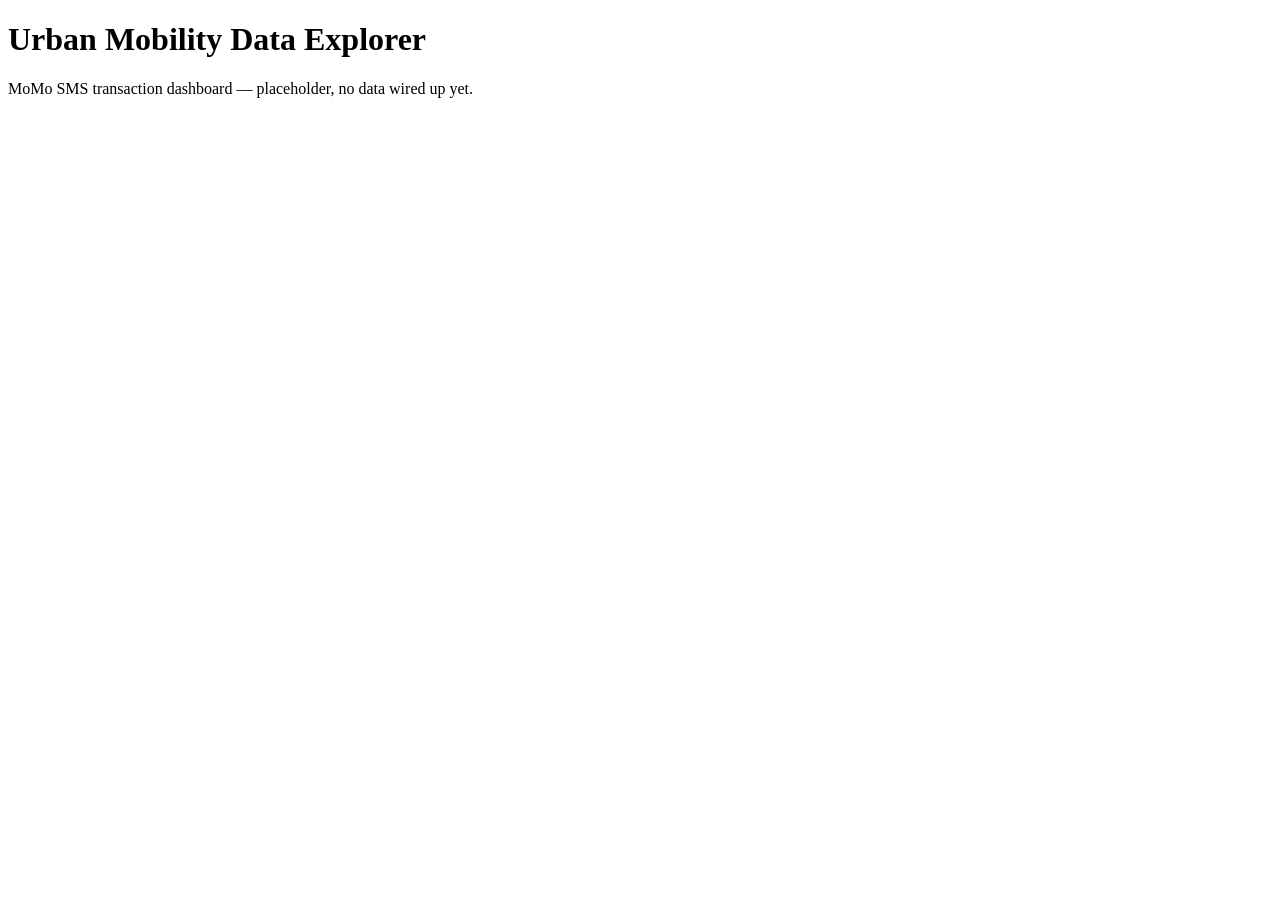
<file: index.html>
<!DOCTYPE html>
<html lang="en">
<head>
  <meta charset="UTF-8" />
  <meta name="viewport" content="width=device-width, initial-scale=1.0" />
  <title>Urban Mobility Data Explorer — MoMo SMS Dashboard</title>
  <link rel="stylesheet" href="web/styles.css" />
</head>
<body>
  <header>
    <h1>Urban Mobility Data Explorer</h1>
    <p>MoMo SMS transaction dashboard — placeholder, no data wired up yet.</p>
  </header>

  <main id="dashboard">
    <!-- Charts and summary widgets will be rendered here by chart_handler.js -->
  </main>

  <script src="web/chart_handler.js"></script>
</body>
</html>
</file>
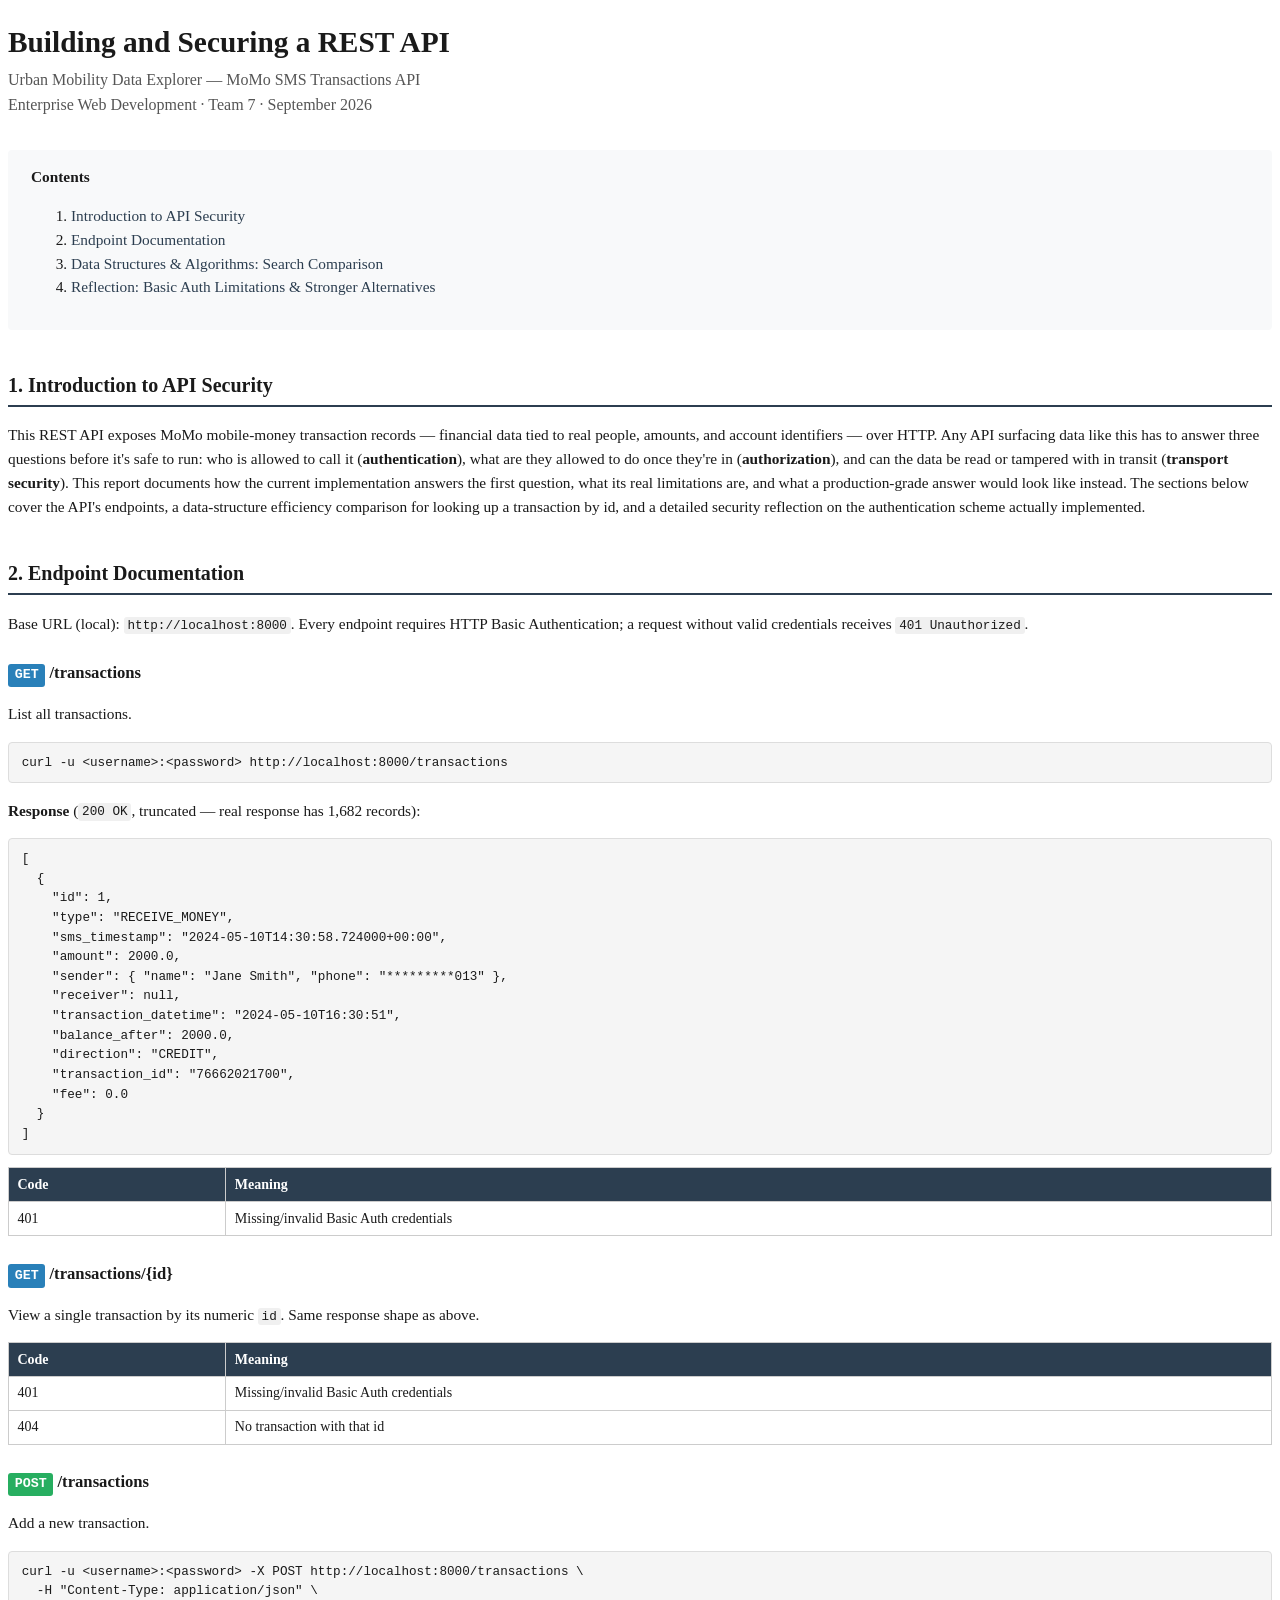
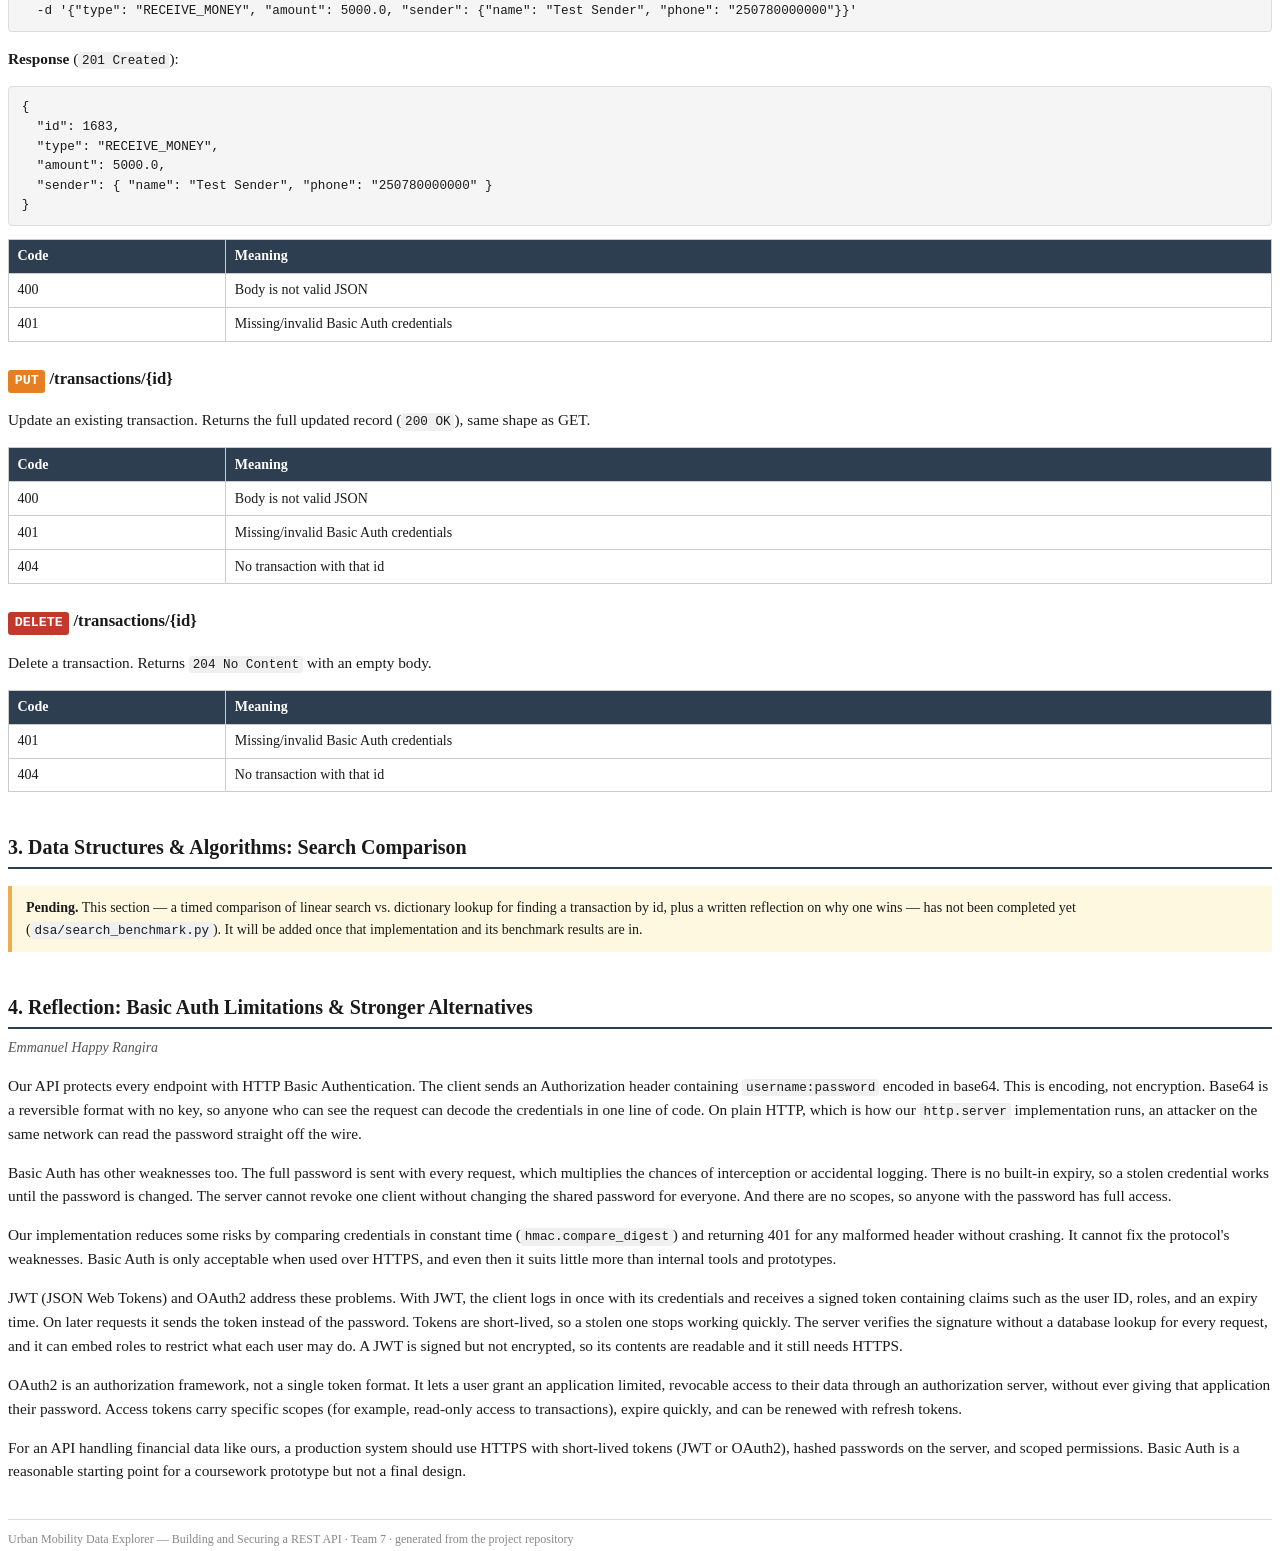
<file: docs/api_security_report.html>
<!DOCTYPE html>
<html lang="en">
<head>
<meta charset="utf-8">
<title>Building and Securing a REST API — Report</title>
<style>
  @page { size: A4; margin: 2.2cm 2cm; }
  body {
    font-family: 'Georgia', 'Times New Roman', serif;
    color: #1a1a1a;
    line-height: 1.55;
    font-size: 11.5pt;
  }
  h1 { font-size: 22pt; margin-bottom: 0.1em; }
  .subtitle { font-size: 12pt; color: #555; margin-top: 0; margin-bottom: 2em; }
  h2 {
    font-size: 15pt;
    border-bottom: 2px solid #2c3e50;
    padding-bottom: 0.2em;
    margin-top: 2em;
    page-break-after: avoid;
  }
  h3 { font-size: 12.5pt; margin-top: 1.4em; page-break-after: avoid; }
  .byline { font-style: italic; color: #555; font-size: 10.5pt; margin-top: -0.6em; margin-bottom: 1em; }
  .status-pending {
    background: #fff8e1; border-left: 4px solid #f0ad4e;
    padding: 0.8em 1em; margin: 1em 0; font-size: 10.5pt;
  }
  code, pre {
    font-family: 'Consolas', 'Menlo', monospace;
    font-size: 9.5pt;
  }
  pre {
    background: #f5f5f5;
    border: 1px solid #ddd;
    border-radius: 4px;
    padding: 0.8em 1em;
    overflow-x: auto;
    white-space: pre-wrap;
    word-break: break-word;
  }
  code { background: #f0f0f0; padding: 0.1em 0.3em; border-radius: 3px; }
  table { border-collapse: collapse; width: 100%; margin: 0.8em 0; font-size: 10.5pt; }
  th, td { border: 1px solid #ccc; padding: 0.4em 0.6em; text-align: left; }
  th { background: #2c3e50; color: white; }
  .endpoint { margin-top: 1.6em; page-break-inside: avoid; }
  .endpoint h3 { margin-bottom: 0.3em; }
  .method { display: inline-block; padding: 0.1em 0.5em; border-radius: 3px; font-family: monospace; font-weight: bold; font-size: 10pt; color: white; }
  .get { background: #2980b9; } .post { background: #27ae60; }
  .put { background: #e67e22; } .delete { background: #c0392b; }
  .toc { background: #f8f9fa; padding: 1em 1.5em; border-radius: 4px; margin: 1.5em 0; }
  .toc a { text-decoration: none; color: #2c3e50; }
  footer { margin-top: 3em; font-size: 9pt; color: #888; border-top: 1px solid #ddd; padding-top: 0.8em; }
</style>
</head>
<body>

<h1>Building and Securing a REST API</h1>
<p class="subtitle">Urban Mobility Data Explorer — MoMo SMS Transactions API<br>
Enterprise Web Development · Team 7 · September 2026</p>

<div class="toc">
  <strong>Contents</strong>
  <ol>
    <li><a href="#intro">Introduction to API Security</a></li>
    <li><a href="#endpoints">Endpoint Documentation</a></li>
    <li><a href="#dsa">Data Structures &amp; Algorithms: Search Comparison</a></li>
    <li><a href="#authreflect">Reflection: Basic Auth Limitations &amp; Stronger Alternatives</a></li>
  </ol>
</div>

<h2 id="intro">1. Introduction to API Security</h2>
<p>
This REST API exposes MoMo mobile-money transaction records — financial data tied to real
people, amounts, and account identifiers — over HTTP. Any API surfacing data like this has
to answer three questions before it's safe to run: who is allowed to call it
(<strong>authentication</strong>), what are they allowed to do once they're in
(<strong>authorization</strong>), and can the data be read or tampered with in transit
(<strong>transport security</strong>). This report documents how the current implementation
answers the first question, what its real limitations are, and what a production-grade
answer would look like instead. The sections below cover the API's endpoints, a
data-structure efficiency comparison for looking up a transaction by id, and a detailed
security reflection on the authentication scheme actually implemented.
</p>

<h2 id="endpoints">2. Endpoint Documentation</h2>
<p>Base URL (local): <code>http://localhost:8000</code>. Every endpoint requires HTTP Basic
Authentication; a request without valid credentials receives <code>401 Unauthorized</code>.</p>

<div class="endpoint">
<h3><span class="method get">GET</span> /transactions</h3>
<p>List all transactions.</p>
<pre>curl -u &lt;username&gt;:&lt;password&gt; http://localhost:8000/transactions</pre>
<p><strong>Response</strong> (<code>200 OK</code>, truncated — real response has 1,682 records):</p>
<pre>[
  {
    "id": 1,
    "type": "RECEIVE_MONEY",
    "sms_timestamp": "2024-05-10T14:30:58.724000+00:00",
    "amount": 2000.0,
    "sender": { "name": "Jane Smith", "phone": "*********013" },
    "receiver": null,
    "transaction_datetime": "2024-05-10T16:30:51",
    "balance_after": 2000.0,
    "direction": "CREDIT",
    "transaction_id": "76662021700",
    "fee": 0.0
  }
]</pre>
<table><tr><th>Code</th><th>Meaning</th></tr>
<tr><td>401</td><td>Missing/invalid Basic Auth credentials</td></tr></table>
</div>

<div class="endpoint">
<h3><span class="method get">GET</span> /transactions/{id}</h3>
<p>View a single transaction by its numeric <code>id</code>. Same response shape as above.</p>
<table><tr><th>Code</th><th>Meaning</th></tr>
<tr><td>401</td><td>Missing/invalid Basic Auth credentials</td></tr>
<tr><td>404</td><td>No transaction with that id</td></tr></table>
</div>

<div class="endpoint">
<h3><span class="method post">POST</span> /transactions</h3>
<p>Add a new transaction.</p>
<pre>curl -u &lt;username&gt;:&lt;password&gt; -X POST http://localhost:8000/transactions \
  -H "Content-Type: application/json" \
  -d '{"type": "RECEIVE_MONEY", "amount": 5000.0, "sender": {"name": "Test Sender", "phone": "250780000000"}}'</pre>
<p><strong>Response</strong> (<code>201 Created</code>):</p>
<pre>{
  "id": 1683,
  "type": "RECEIVE_MONEY",
  "amount": 5000.0,
  "sender": { "name": "Test Sender", "phone": "250780000000" }
}</pre>
<table><tr><th>Code</th><th>Meaning</th></tr>
<tr><td>400</td><td>Body is not valid JSON</td></tr>
<tr><td>401</td><td>Missing/invalid Basic Auth credentials</td></tr></table>
</div>

<div class="endpoint">
<h3><span class="method put">PUT</span> /transactions/{id}</h3>
<p>Update an existing transaction. Returns the full updated record (<code>200 OK</code>), same shape as GET.</p>
<table><tr><th>Code</th><th>Meaning</th></tr>
<tr><td>400</td><td>Body is not valid JSON</td></tr>
<tr><td>401</td><td>Missing/invalid Basic Auth credentials</td></tr>
<tr><td>404</td><td>No transaction with that id</td></tr></table>
</div>

<div class="endpoint">
<h3><span class="method delete">DELETE</span> /transactions/{id}</h3>
<p>Delete a transaction. Returns <code>204 No Content</code> with an empty body.</p>
<table><tr><th>Code</th><th>Meaning</th></tr>
<tr><td>401</td><td>Missing/invalid Basic Auth credentials</td></tr>
<tr><td>404</td><td>No transaction with that id</td></tr></table>
</div>

<h2 id="dsa">3. Data Structures &amp; Algorithms: Search Comparison</h2>
<div class="status-pending">
<strong>Pending.</strong> This section — a timed comparison of linear search vs. dictionary
lookup for finding a transaction by id, plus a written reflection on why one wins — has not
been completed yet (<code>dsa/search_benchmark.py</code>). It will be added once that
implementation and its benchmark results are in.
</div>

<h2 id="authreflect">4. Reflection: Basic Auth Limitations &amp; Stronger Alternatives</h2>
<p class="byline">Emmanuel Happy Rangira</p>

<p>Our API protects every endpoint with HTTP Basic Authentication. The client sends an
Authorization header containing <code>username:password</code> encoded in base64. This is
encoding, not encryption. Base64 is a reversible format with no key, so anyone who can see
the request can decode the credentials in one line of code. On plain HTTP, which is how our
<code>http.server</code> implementation runs, an attacker on the same network can read the
password straight off the wire.</p>

<p>Basic Auth has other weaknesses too. The full password is sent with every request, which
multiplies the chances of interception or accidental logging. There is no built-in expiry,
so a stolen credential works until the password is changed. The server cannot revoke one
client without changing the shared password for everyone. And there are no scopes, so
anyone with the password has full access.</p>

<p>Our implementation reduces some risks by comparing credentials in constant time
(<code>hmac.compare_digest</code>) and returning 401 for any malformed header without
crashing. It cannot fix the protocol's weaknesses. Basic Auth is only acceptable when used
over HTTPS, and even then it suits little more than internal tools and prototypes.</p>

<p>JWT (JSON Web Tokens) and OAuth2 address these problems. With JWT, the client logs in
once with its credentials and receives a signed token containing claims such as the user
ID, roles, and an expiry time. On later requests it sends the token instead of the password.
Tokens are short-lived, so a stolen one stops working quickly. The server verifies the
signature without a database lookup for every request, and it can embed roles to restrict
what each user may do. A JWT is signed but not encrypted, so its contents are readable and
it still needs HTTPS.</p>

<p>OAuth2 is an authorization framework, not a single token format. It lets a user grant an
application limited, revocable access to their data through an authorization server,
without ever giving that application their password. Access tokens carry specific scopes
(for example, read-only access to transactions), expire quickly, and can be renewed with
refresh tokens.</p>

<p>For an API handling financial data like ours, a production system should use HTTPS with
short-lived tokens (JWT or OAuth2), hashed passwords on the server, and scoped permissions.
Basic Auth is a reasonable starting point for a coursework prototype but not a final design.</p>

<footer>
Urban Mobility Data Explorer — Building and Securing a REST API · Team 7 ·
generated from the project repository
</footer>

</body>
</html>
</file>
<file: web/styles.css>
/* Styles for the Urban Mobility Data Explorer dashboard. Placeholder — no rules yet. */
</file>
